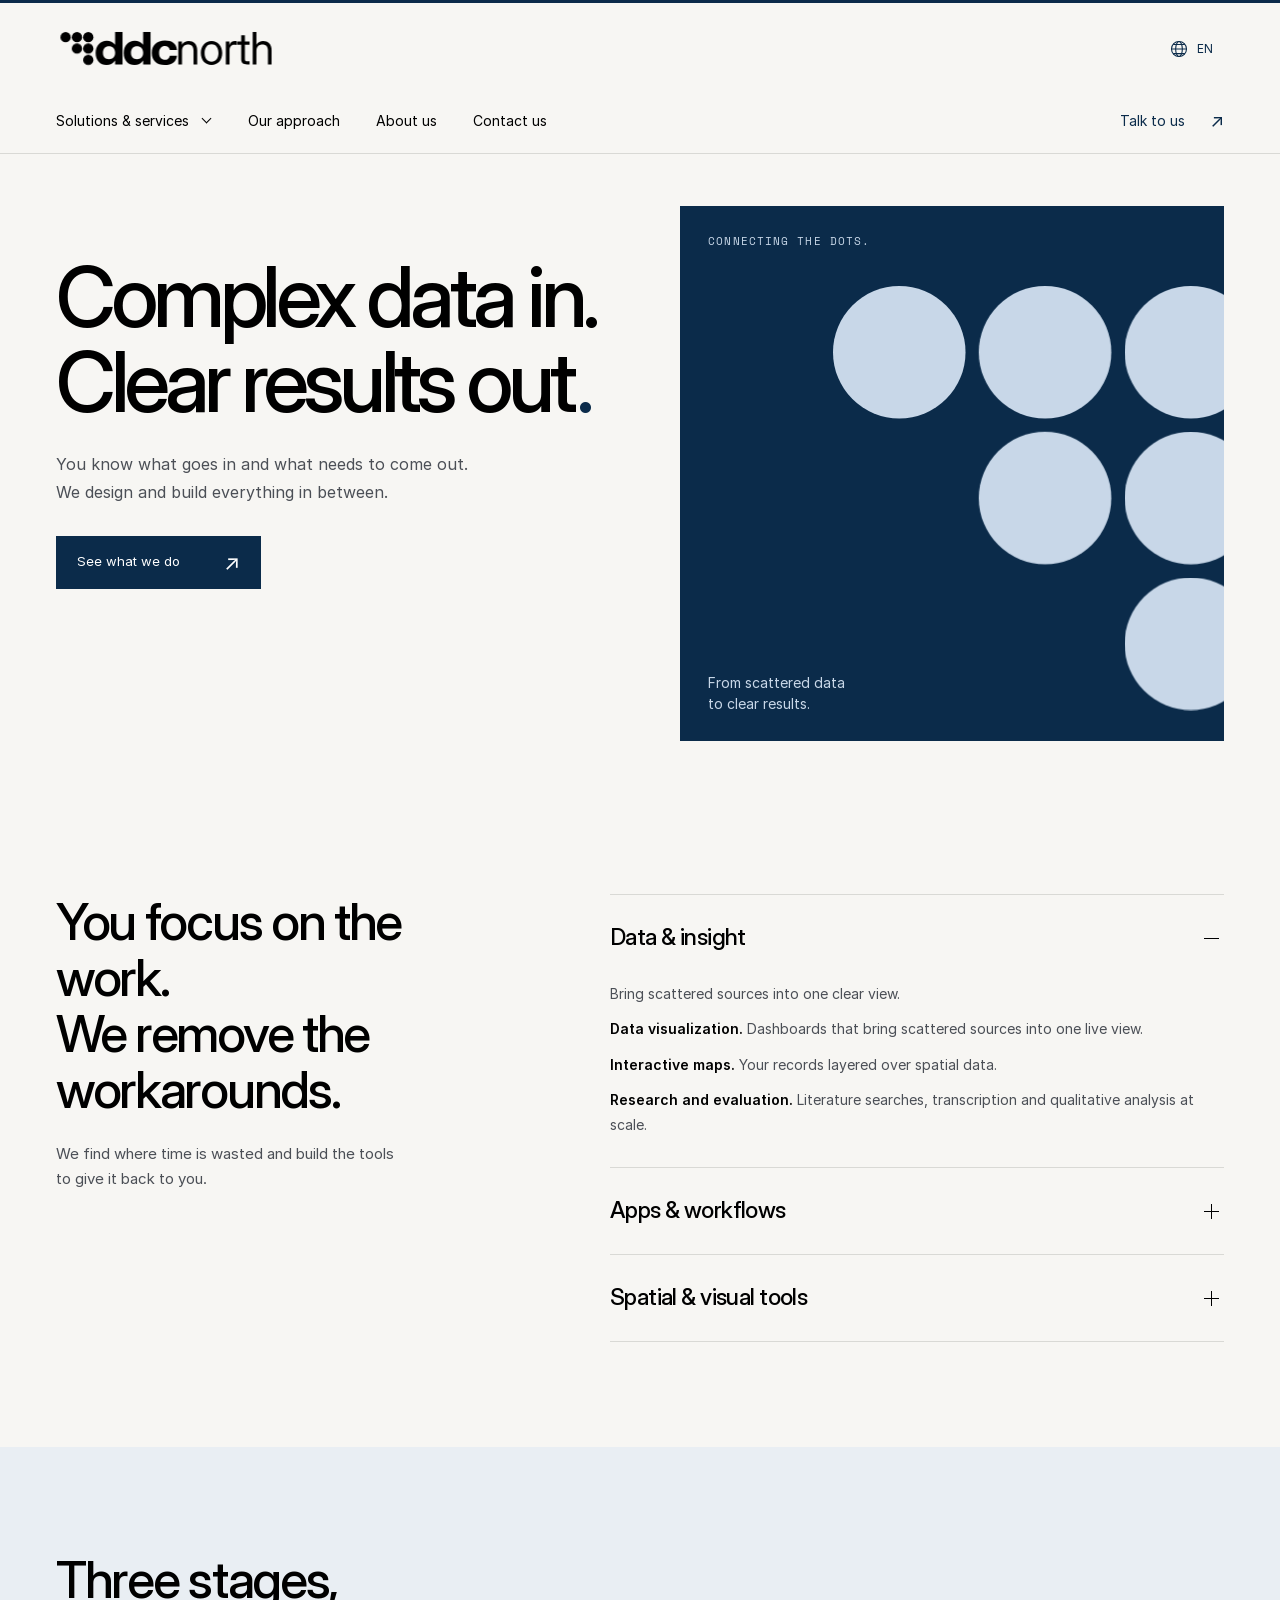
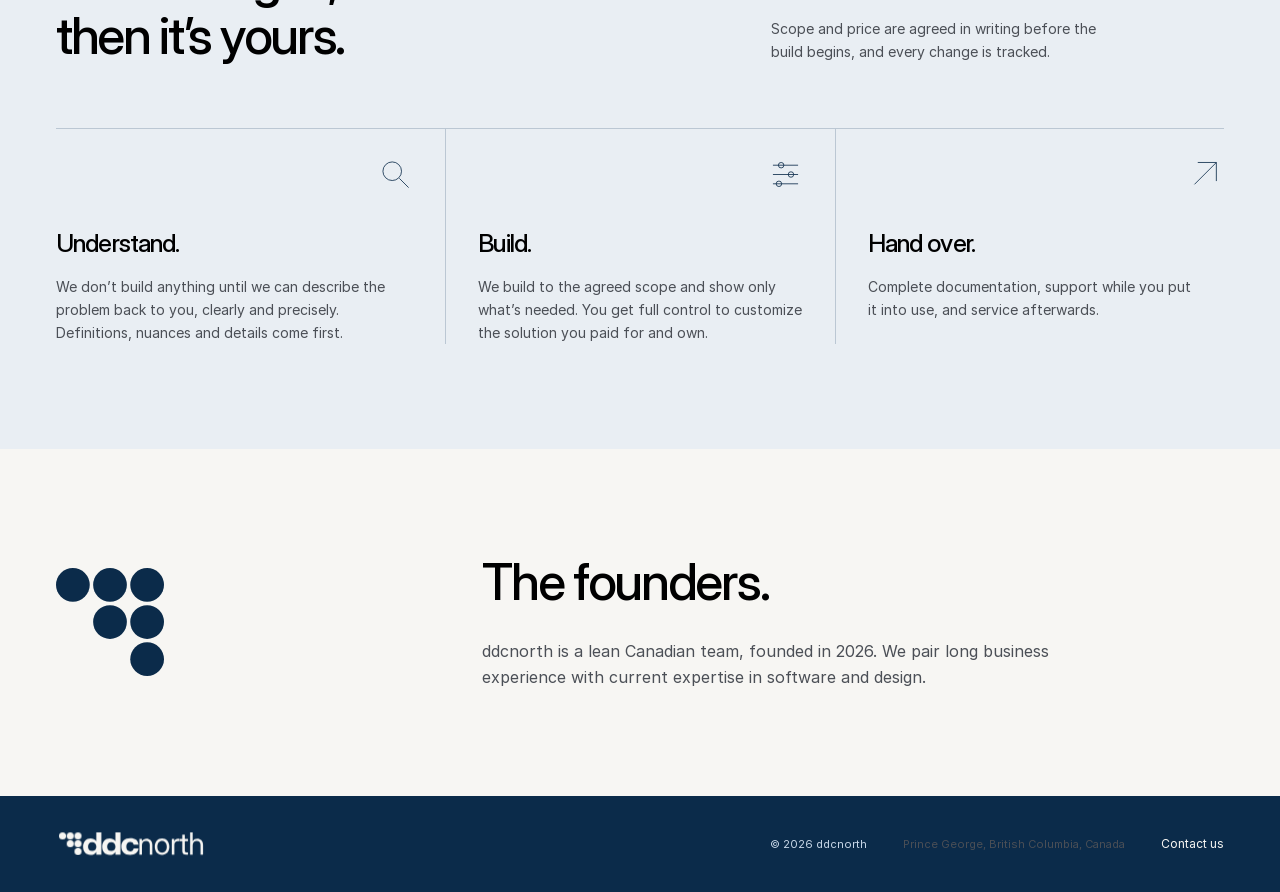
<file: index.html>
<!doctype html>
<html lang="en">
<head>
  <meta charset="UTF-8">
  <meta name="viewport" content="width=device-width,initial-scale=1">
  <meta name="theme-color" content="#F7F6F3">
  <meta name="description" content="ddcnorth is a Canadian team that takes on your complex data problems. You bring the inputs, we handle everything in between, and you get clear results.">
  <meta property="og:title" content="ddcnorth | We clear the bottlenecks in your work">
  <meta property="og:description" content="Complex data in. Clear results out. You know what goes in and what needs to come out. We design and build everything in between.">
  <meta property="og:type" content="website">
  <meta property="og:url" content="https://ddcnorth.com/">
  <link rel="canonical" href="https://ddcnorth.com/">
  <link rel="alternate" hreflang="en" href="https://ddcnorth.com/">
  <link rel="alternate" hreflang="fr" href="https://ddcnorth.com/fr/">
  <link rel="alternate" hreflang="x-default" href="https://ddcnorth.com/">
  <title>ddcnorth | We clear the bottlenecks in your work</title>
  <link rel="icon" href="[data-uri]" type="image/svg+xml">
  <link rel="stylesheet" href="assets/site.css">

  <link rel="stylesheet" href="assets/header.css">
  <link rel="stylesheet" href="assets/footer.css">
  <script src="assets/config.js" defer></script>
  <script src="assets/header.js" defer></script>
</head>
<body id="top">
  <a class="skip-link" href="#main">Skip to content</a>
  <header class="site-header">
    <div class="header-container brand-row">
      <a class="site-brand" href="./" aria-label="ddcnorth home"><svg class="brand-logo" xmlns="http://www.w3.org/2000/svg" width="220" height="43" viewBox="0 0 799.14231709 152" aria-hidden="true" focusable="false"><g transform="translate(16 16) scale(0.46875)"><g data-brand-symbol="six-dot" data-size="standard" fill="#000000"><circle cx="40" cy="40" r="40"/><circle cx="128" cy="40" r="40"/><circle cx="216" cy="40" r="40"/><circle cx="128" cy="128" r="40"/><circle cx="216" cy="128" r="40"/><circle cx="216" cy="216" r="40"/></g></g><g transform="translate(144.72727273 16) scale(1.45454545)"><g data-wordmark="ddcnorth" fill="#000000"><path data-letter="d" d="M66.5 0H48V31.7C42.5 25 36 21.8 27 21.8C10.8 21.8 -0.5 34.3 -0.5 52.5C-0.5 71 10.5 82.5 26.5 82.5C35.6 82.5 42.6 79.2 48 71V81.3H66.5ZM32.5 35.3C23.2 35.3 17.6 41.8 17.6 52C17.6 62.3 23.2 68 32.6 68C42.1 68 48.1 61.8 48.1 52C48.1 41.8 42.1 35.3 32.5 35.3Z" transform="translate(0 0)" fill-rule="evenodd"/><path data-letter="d" d="M66.5 0H48V31.7C42.5 25 36 21.8 27 21.8C10.8 21.8 -0.5 34.3 -0.5 52.5C-0.5 71 10.5 82.5 26.5 82.5C35.6 82.5 42.6 79.2 48 71V81.3H66.5ZM32.5 35.3C23.2 35.3 17.6 41.8 17.6 52C17.6 62.3 23.2 68 32.6 68C42.1 68 48.1 61.8 48.1 52C48.1 41.8 42.1 35.3 32.5 35.3Z" transform="translate(70 0)" fill-rule="evenodd"/><path data-letter="c" d="M62.5 45H44.7C43.1 37.5 38.7 34.8 32.6 34.8C23.5 34.8 17.8 41.4 17.8 52.5C17.8 63.5 23.6 69.4 32.6 69.4C38.8 69.4 43.4 65.9 44.7 59H62.5C60.8 74.3 49.5 82.5 32 82.5C11.7 82.5 -0.4 71.2 -0.4 52.4C-0.4 33.7 11.7 21.5 32.5 21.5C50.9 21.5 61.1 29.5 62.5 45Z" transform="translate(140 0)"/><path data-word="north" d="M9.26354029062087 47.51651254953764C9.26354029062087 35.90984147952443 16.020475561426686 31.060105680317037 24.41215323645971 31.060105680317037C33.02179656538969 31.060105680317037 38.03500660501981 36.12780713342139 38.03500660501981 46.09973579920739V81.19220607661822H47.29854689564068V45.445838837516504C47.29854689564068 30.133751651254947 37.76254953764861 22.55944517833553 26.1558784676354 22.55944517833553C18.854029062087186 22.55944517833553 13.02344782034346 25.556472919418752 9.04557463672391 32.0954425363276V23.649273447820335H0.0V81.19220607661822H9.26354029062087ZM83.00306472919418 82.49999999999999C98.96904887714663 82.49999999999999 109.70385733157198 70.07595772787317 109.70385733157198 52.52972258916776C109.70385733157198 34.874504623513864 98.96904887714663 22.34147952443857 83.00306472919418 22.34147952443857C67.03708058124174 22.34147952443857 56.302272126816376 34.874504623513864 56.302272126816376 52.52972258916776C56.302272126816376 70.07595772787317 67.03708058124174 82.49999999999999 83.00306472919418 82.49999999999999ZM83.00306472919418 74.10832232496696C72.1047820343461 74.10832232496696 65.67479524438573 65.60766182298546 65.67479524438573 52.52972258916776C65.67479524438573 39.342800528401575 72.15927344782034 30.73315719947159 83.00306472919418 30.73315719947159C93.84685601056802 30.73315719947159 100.33133421400262 39.39729194187582 100.33133421400262 52.52972258916776C100.33133421400262 65.55317040951122 93.90134742404226 74.10832232496696 83.00306472919418 74.10832232496696ZM118.70758256274767 81.19220607661822H127.97112285336854V45.77278731836195C127.97112285336854 36.018824306472915 133.47475561426683 31.71400264200792 139.85025099075295 31.71400264200792C142.52033025099075 31.71400264200792 144.7544782034346 32.14993394980184 145.51735799207398 32.3678996036988V23.10435931307793C144.7544782034346 22.99537648612945 143.28321003963012 22.77741083223249 141.59397622192864 22.77741083223249C134.4011096433289 22.77741083223249 129.87832232496697 26.75528401585204 127.75315719947159 32.69484808454425H127.53519154557463V23.649273447820335H118.70758256274767ZM178.00688243064727 23.649273447820335H166.34571994715984V7.955746367239101H157.08217965653895V23.649273447820335H146.83779392338175V31.605019815059435H157.08217965653895V68.223249669749C157.08217965653895 76.88738441215322 161.93191545574635 81.19220607661822 171.79486129458388 81.19220607661822H178.00688243064727V73.23645970937912H172.6667239101717C167.9259709379128 73.23645970937912 166.34571994715984 71.71070013210038 166.34571994715984 67.24240422721267V31.605019815059435H178.00688243064727ZM195.07533685601055 47.51651254953764C195.07533685601055 35.90984147952443 201.83227212681638 31.060105680317037 210.2239498018494 31.060105680317037C218.83359313077938 31.060105680317037 223.8468031704095 36.12780713342139 223.8468031704095 46.09973579920739V81.19220607661822H233.11034346103037V45.445838837516504C233.11034346103037 30.133751651254947 223.5743461030383 22.55944517833553 211.9676750330251 22.55944517833553C204.8292998678996 22.55944517833553 199.0532100396301 25.447490092470268 195.07533685601055 31.71400264200792V0.0H185.8117965653897V81.19220607661822H195.07533685601055Z" transform="translate(205.8 0)"/></g></g></svg></a>
      <button class="mobile-menu-toggle" type="button" aria-controls="navigation" aria-expanded="false">Menu <span class="menu-lines" aria-hidden="true"><i></i></span></button>
      <form class="site-search" role="search" hidden inert>
        <label class="sr-only" for="site-search-input">Search ddcnorth</label>
        <div class="search-field"><input id="site-search-input" type="search" placeholder="Search ddcnorth" autocomplete="off" aria-controls="site-search-results" aria-expanded="false"><button type="submit" aria-label="Search"><svg viewBox="0 0 24 24" aria-hidden="true"><circle cx="10.5" cy="10.5" r="6.5"/><path d="m15.5 15.5 5 5"/></svg></button></div>
        <div id="site-search-results" class="search-results" aria-label="Search results" hidden></div>
        <div id="search-status" class="sr-only" role="status" aria-live="polite"></div>
      </form>
      <nav class="language-switch" aria-label="Language">
        <details class="language-picker">
          <summary aria-label="Choose language. Current language: English."><svg viewBox="0 0 24 24" aria-hidden="true"><circle cx="12" cy="12" r="9"/><ellipse cx="12" cy="12" rx="4" ry="9"/><path d="M3 12h18M5 6.5h14M5 17.5h14"/></svg><span aria-hidden="true">EN</span></summary>
          <div class="language-options">
            <a href="./" lang="en" hreflang="en" aria-current="page">English</a>
            <a href="fr/" lang="fr" hreflang="fr">Français</a>
          </div>
        </details>
      </nav>
    </div>
    <nav class="main-navigation header-container" id="navigation" aria-label="Main navigation">
      <div class="nav-services">
        <button class="services-trigger" type="button" aria-expanded="false" aria-controls="services-dropdown">Solutions &amp; services <span class="chevron" aria-hidden="true"></span></button>
        <div class="services-dropdown" id="services-dropdown" hidden>
          <div class="service-menu-grid">
            <a href="#service-planning"><strong>Data &amp; insight</strong><p>Dashboards, maps and research that turn scattered data into clear answers.</p></a>
            <a href="#service-data"><strong>Apps &amp; workflows</strong><p>Apps, digital forms and records built around the way you already work.</p></a>
            <a href="#service-digital"><strong>Spatial &amp; visual tools</strong><p>Indoor navigation, machine vision and models that recalculate as inputs change.</p></a>
          </div>
        </div>
      </div>
      <a href="#approach">Our approach</a>
      <a href="#about">About us</a>
      <a href="mailto:Fryderyk@ddcnorth.com">Contact us</a>
      <a class="project-link" href="mailto:Fryderyk@ddcnorth.com?subject=Let%E2%80%99s%20talk%20about%20a%20project">Talk to us <span aria-hidden="true">↗</span></a>
    </nav>
  </header>
  <main id="main">
    <section class="hero wrap" aria-labelledby="hero-title">
      <div class="hero-copy">
        <h1 id="hero-title">Complex data in.<br>Clear results out<span class="period">.</span></h1>
        <p class="hero-description">You know what goes in and what needs to come out. We design and build everything in between.</p>
        <a class="button" href="#services">See what we do <span aria-hidden="true">↗</span></a>
      </div>
      <div class="hero-art" aria-label="ddcnorth’s six-dot brand symbol in ice blue on midnight blue" role="img">
        <div class="art-top eyebrow"><span>Connecting the dots.</span></div>
        <svg class="dot-art" viewBox="0 0 256 256" aria-hidden="true"><g fill="#C8D7E8"><circle cx="40" cy="40" r="40"/><circle cx="128" cy="40" r="40"/><circle cx="216" cy="40" r="40"/><circle cx="128" cy="128" r="40"/><circle cx="216" cy="128" r="40"/><circle cx="216" cy="216" r="40"/></g></svg>
        <div class="art-bottom"><span>From scattered data<br>to clear results.</span></div>
      </div>
    </section>
    <section id="services" class="services section wrap" aria-labelledby="services-title">
      <div class="section-heading"><h2 class="page-title" id="services-title">You focus on the work.<br>We remove the workarounds.</h2><p>We find where time is wasted and build the tools to give it back to you.</p></div>
      <div class="service-list">
        <details id="service-planning" open>
          <summary><span>Data &amp; insight</span><span class="plus" aria-hidden="true"></span></summary>
          <div class="service-body"><p>Bring scattered sources into one clear view.</p><p><strong>Data visualization.</strong> Dashboards that bring scattered sources into one live view.</p><p><strong>Interactive maps.</strong> Your records layered over spatial data.</p><p><strong>Research and evaluation.</strong> Literature searches, transcription and qualitative analysis at scale.</p></div>
        </details>
        <details id="service-data">
          <summary><span>Apps &amp; workflows</span><span class="plus" aria-hidden="true"></span></summary>
          <div class="service-body"><p>Tools built around the way your team already works.</p><p><strong>Mobile and desktop apps.</strong> Applications built around existing workflows.</p><p><strong>Healthcare forms and records.</strong> Digital intake and filing.</p><p><strong>Governance and compliance.</strong> Records, meetings and filings in one place, with a clear audit trail.</p></div>
        </details>
        <details id="service-digital">
          <summary><span>Spatial &amp; visual tools</span><span class="plus" aria-hidden="true"></span></summary>
          <div class="service-body"><p>When the problem is a building, an image or a design.</p><p><strong>Indoor navigation.</strong> Wayfinding for complex facilities.</p><p><strong>Machine vision.</strong> Visual inspection turned into structured, auditable data.</p><p><strong>Parametric design and planning.</strong> Models that recalculate as inputs change.</p></div>
        </details>
      </div>
    </section>
    <section id="approach" class="approach" aria-labelledby="approach-title">
      <div class="wrap section">
        <div class="approach-heading"><h2 class="page-title" id="approach-title">Three stages,<br>then it’s yours.</h2><p>Scope and price are agreed in writing before the build begins, and every change is tracked.</p></div>
        <div class="steps">
          <article><div class="step-top"><svg aria-hidden="true" viewBox="0 0 64 64"><circle cx="26" cy="26" r="17"/><path d="m39 39 17 17"/></svg></div><h3>Understand.</h3><p>We don’t build anything until we can describe the problem back to you, clearly and precisely. Definitions, nuances and details come first.</p></article>
          <article><div class="step-top"><svg aria-hidden="true" viewBox="0 0 64 64"><path d="M9 15h46M9 32h46M9 49h46"/><circle cx="24" cy="15" r="5"/><circle cx="42" cy="32" r="5"/><circle cx="20" cy="49" r="5"/></svg></div><h3>Build.</h3><p>We build to the agreed scope and show only what’s needed. You get full control to customize the solution you paid for and own.</p></article>
          <article><div class="step-top"><svg aria-hidden="true" viewBox="0 0 64 64"><path d="M10 50 50 10M16 10h34v34"/></svg></div><h3>Hand over.</h3><p>Complete documentation, support while you put it into use, and service afterwards.</p></article>
        </div>
      </div>
    </section>
    <section id="about" class="about section wrap" aria-labelledby="about-title">
      <div class="about-label"><img src="[data-uri]" alt="" width="112" height="112" loading="lazy"></div>
      <div class="about-copy"><h2 class="page-title" id="about-title">The founders.</h2><p>ddcnorth is a lean Canadian team, founded in 2026. We pair long business experience with current expertise in software and design.</p></div>
    </section>
  </main>
  <footer class="site-footer">
    <div class="footer-bar wrap">
      <a class="footer-brand" href="#top" aria-label="ddcnorth home"><svg class="brand-logo" xmlns="http://www.w3.org/2000/svg" width="220" height="43" viewBox="0 0 799.14231709 152" aria-hidden="true" focusable="false"><g transform="translate(16 16) scale(0.46875)"><g data-brand-symbol="six-dot" data-size="standard" fill="#000000"><circle cx="40" cy="40" r="40"/><circle cx="128" cy="40" r="40"/><circle cx="216" cy="40" r="40"/><circle cx="128" cy="128" r="40"/><circle cx="216" cy="128" r="40"/><circle cx="216" cy="216" r="40"/></g></g><g transform="translate(144.72727273 16) scale(1.45454545)"><g data-wordmark="ddcnorth" fill="#000000"><path data-letter="d" d="M66.5 0H48V31.7C42.5 25 36 21.8 27 21.8C10.8 21.8 -0.5 34.3 -0.5 52.5C-0.5 71 10.5 82.5 26.5 82.5C35.6 82.5 42.6 79.2 48 71V81.3H66.5ZM32.5 35.3C23.2 35.3 17.6 41.8 17.6 52C17.6 62.3 23.2 68 32.6 68C42.1 68 48.1 61.8 48.1 52C48.1 41.8 42.1 35.3 32.5 35.3Z" transform="translate(0 0)" fill-rule="evenodd"/><path data-letter="d" d="M66.5 0H48V31.7C42.5 25 36 21.8 27 21.8C10.8 21.8 -0.5 34.3 -0.5 52.5C-0.5 71 10.5 82.5 26.5 82.5C35.6 82.5 42.6 79.2 48 71V81.3H66.5ZM32.5 35.3C23.2 35.3 17.6 41.8 17.6 52C17.6 62.3 23.2 68 32.6 68C42.1 68 48.1 61.8 48.1 52C48.1 41.8 42.1 35.3 32.5 35.3Z" transform="translate(70 0)" fill-rule="evenodd"/><path data-letter="c" d="M62.5 45H44.7C43.1 37.5 38.7 34.8 32.6 34.8C23.5 34.8 17.8 41.4 17.8 52.5C17.8 63.5 23.6 69.4 32.6 69.4C38.8 69.4 43.4 65.9 44.7 59H62.5C60.8 74.3 49.5 82.5 32 82.5C11.7 82.5 -0.4 71.2 -0.4 52.4C-0.4 33.7 11.7 21.5 32.5 21.5C50.9 21.5 61.1 29.5 62.5 45Z" transform="translate(140 0)"/><path data-word="north" d="M9.26354029062087 47.51651254953764C9.26354029062087 35.90984147952443 16.020475561426686 31.060105680317037 24.41215323645971 31.060105680317037C33.02179656538969 31.060105680317037 38.03500660501981 36.12780713342139 38.03500660501981 46.09973579920739V81.19220607661822H47.29854689564068V45.445838837516504C47.29854689564068 30.133751651254947 37.76254953764861 22.55944517833553 26.1558784676354 22.55944517833553C18.854029062087186 22.55944517833553 13.02344782034346 25.556472919418752 9.04557463672391 32.0954425363276V23.649273447820335H0.0V81.19220607661822H9.26354029062087ZM83.00306472919418 82.49999999999999C98.96904887714663 82.49999999999999 109.70385733157198 70.07595772787317 109.70385733157198 52.52972258916776C109.70385733157198 34.874504623513864 98.96904887714663 22.34147952443857 83.00306472919418 22.34147952443857C67.03708058124174 22.34147952443857 56.302272126816376 34.874504623513864 56.302272126816376 52.52972258916776C56.302272126816376 70.07595772787317 67.03708058124174 82.49999999999999 83.00306472919418 82.49999999999999ZM83.00306472919418 74.10832232496696C72.1047820343461 74.10832232496696 65.67479524438573 65.60766182298546 65.67479524438573 52.52972258916776C65.67479524438573 39.342800528401575 72.15927344782034 30.73315719947159 83.00306472919418 30.73315719947159C93.84685601056802 30.73315719947159 100.33133421400262 39.39729194187582 100.33133421400262 52.52972258916776C100.33133421400262 65.55317040951122 93.90134742404226 74.10832232496696 83.00306472919418 74.10832232496696ZM118.70758256274767 81.19220607661822H127.97112285336854V45.77278731836195C127.97112285336854 36.018824306472915 133.47475561426683 31.71400264200792 139.85025099075295 31.71400264200792C142.52033025099075 31.71400264200792 144.7544782034346 32.14993394980184 145.51735799207398 32.3678996036988V23.10435931307793C144.7544782034346 22.99537648612945 143.28321003963012 22.77741083223249 141.59397622192864 22.77741083223249C134.4011096433289 22.77741083223249 129.87832232496697 26.75528401585204 127.75315719947159 32.69484808454425H127.53519154557463V23.649273447820335H118.70758256274767ZM178.00688243064727 23.649273447820335H166.34571994715984V7.955746367239101H157.08217965653895V23.649273447820335H146.83779392338175V31.605019815059435H157.08217965653895V68.223249669749C157.08217965653895 76.88738441215322 161.93191545574635 81.19220607661822 171.79486129458388 81.19220607661822H178.00688243064727V73.23645970937912H172.6667239101717C167.9259709379128 73.23645970937912 166.34571994715984 71.71070013210038 166.34571994715984 67.24240422721267V31.605019815059435H178.00688243064727ZM195.07533685601055 47.51651254953764C195.07533685601055 35.90984147952443 201.83227212681638 31.060105680317037 210.2239498018494 31.060105680317037C218.83359313077938 31.060105680317037 223.8468031704095 36.12780713342139 223.8468031704095 46.09973579920739V81.19220607661822H233.11034346103037V45.445838837516504C233.11034346103037 30.133751651254947 223.5743461030383 22.55944517833553 211.9676750330251 22.55944517833553C204.8292998678996 22.55944517833553 199.0532100396301 25.447490092470268 195.07533685601055 31.71400264200792V0.0H185.8117965653897V81.19220607661822H195.07533685601055Z" transform="translate(205.8 0)"/></g></g></svg></a>
      <p class="footer-copyright">© <span id="year">2026</span> ddcnorth</p>
      <p class="footer-location">Prince George, British Columbia, Canada</p>
      <a class="footer-email" href="mailto:Fryderyk@ddcnorth.com">Contact us</a>
    </div>
  </footer>
</body>
</html>
</file>
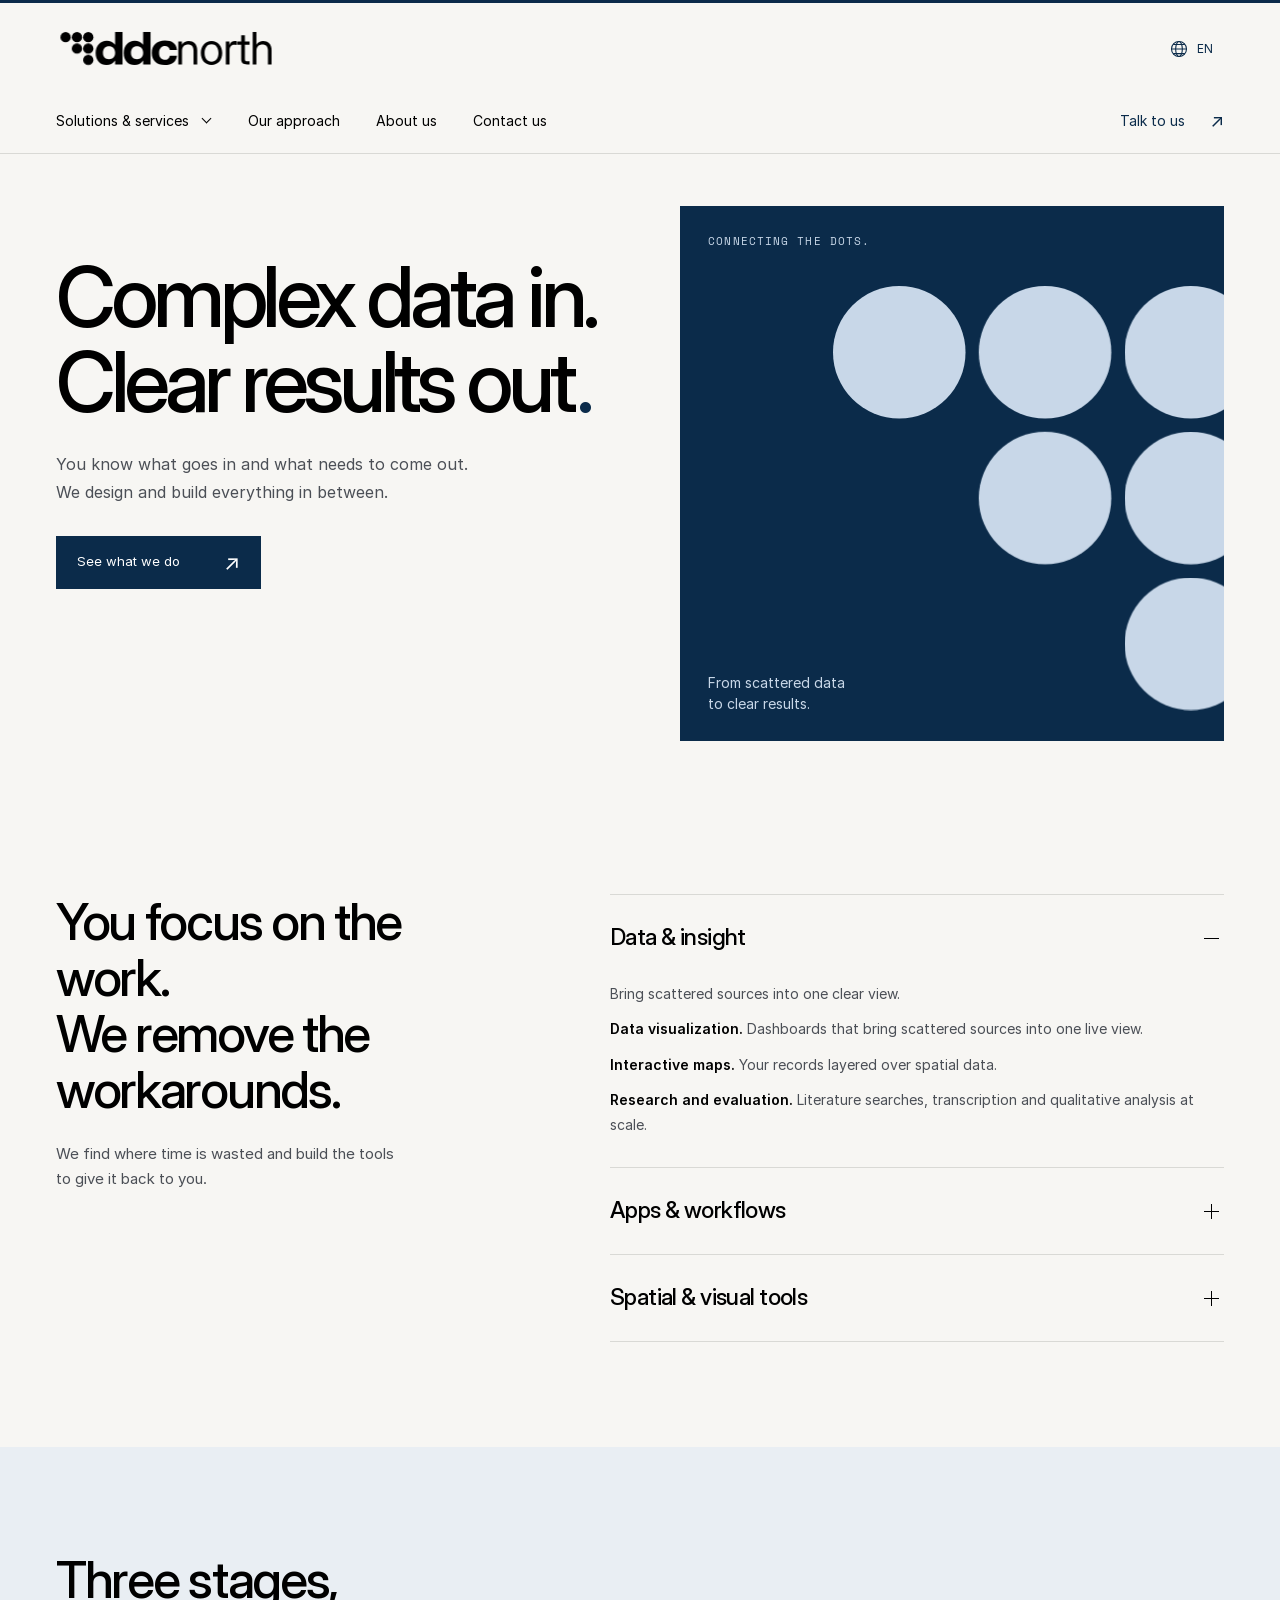
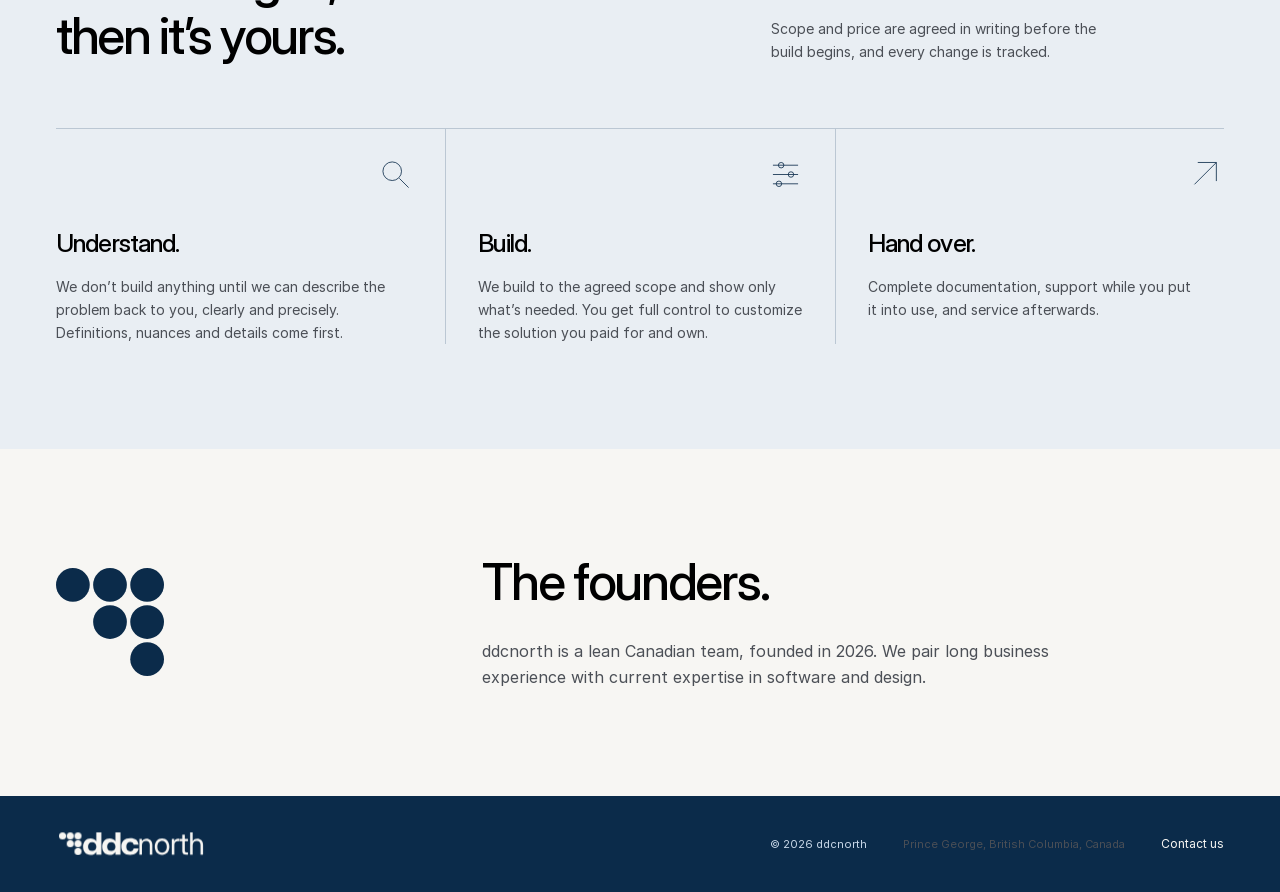
<file: about/index.html>
<!doctype html>
<html lang="en">
<head>
  <meta charset="UTF-8">
  <meta name="viewport" content="width=device-width,initial-scale=1">
  <meta name="robots" content="noindex,follow">
  <link rel="canonical" href="https://ddcnorth.com/">
  <title>ddcnorth — Continue / Continuer</title>
  <script src="../assets/section-redirect.js" data-section="about" defer></script>
</head>
<body><p>This section is now on the <a href="../#about">ddcnorth homepage</a>.</p><p lang="fr">Cette section se trouve maintenant sur la <a href="../fr/#about">page d’accueil de ddcnorth</a>.</p></body>
</html>
</file>
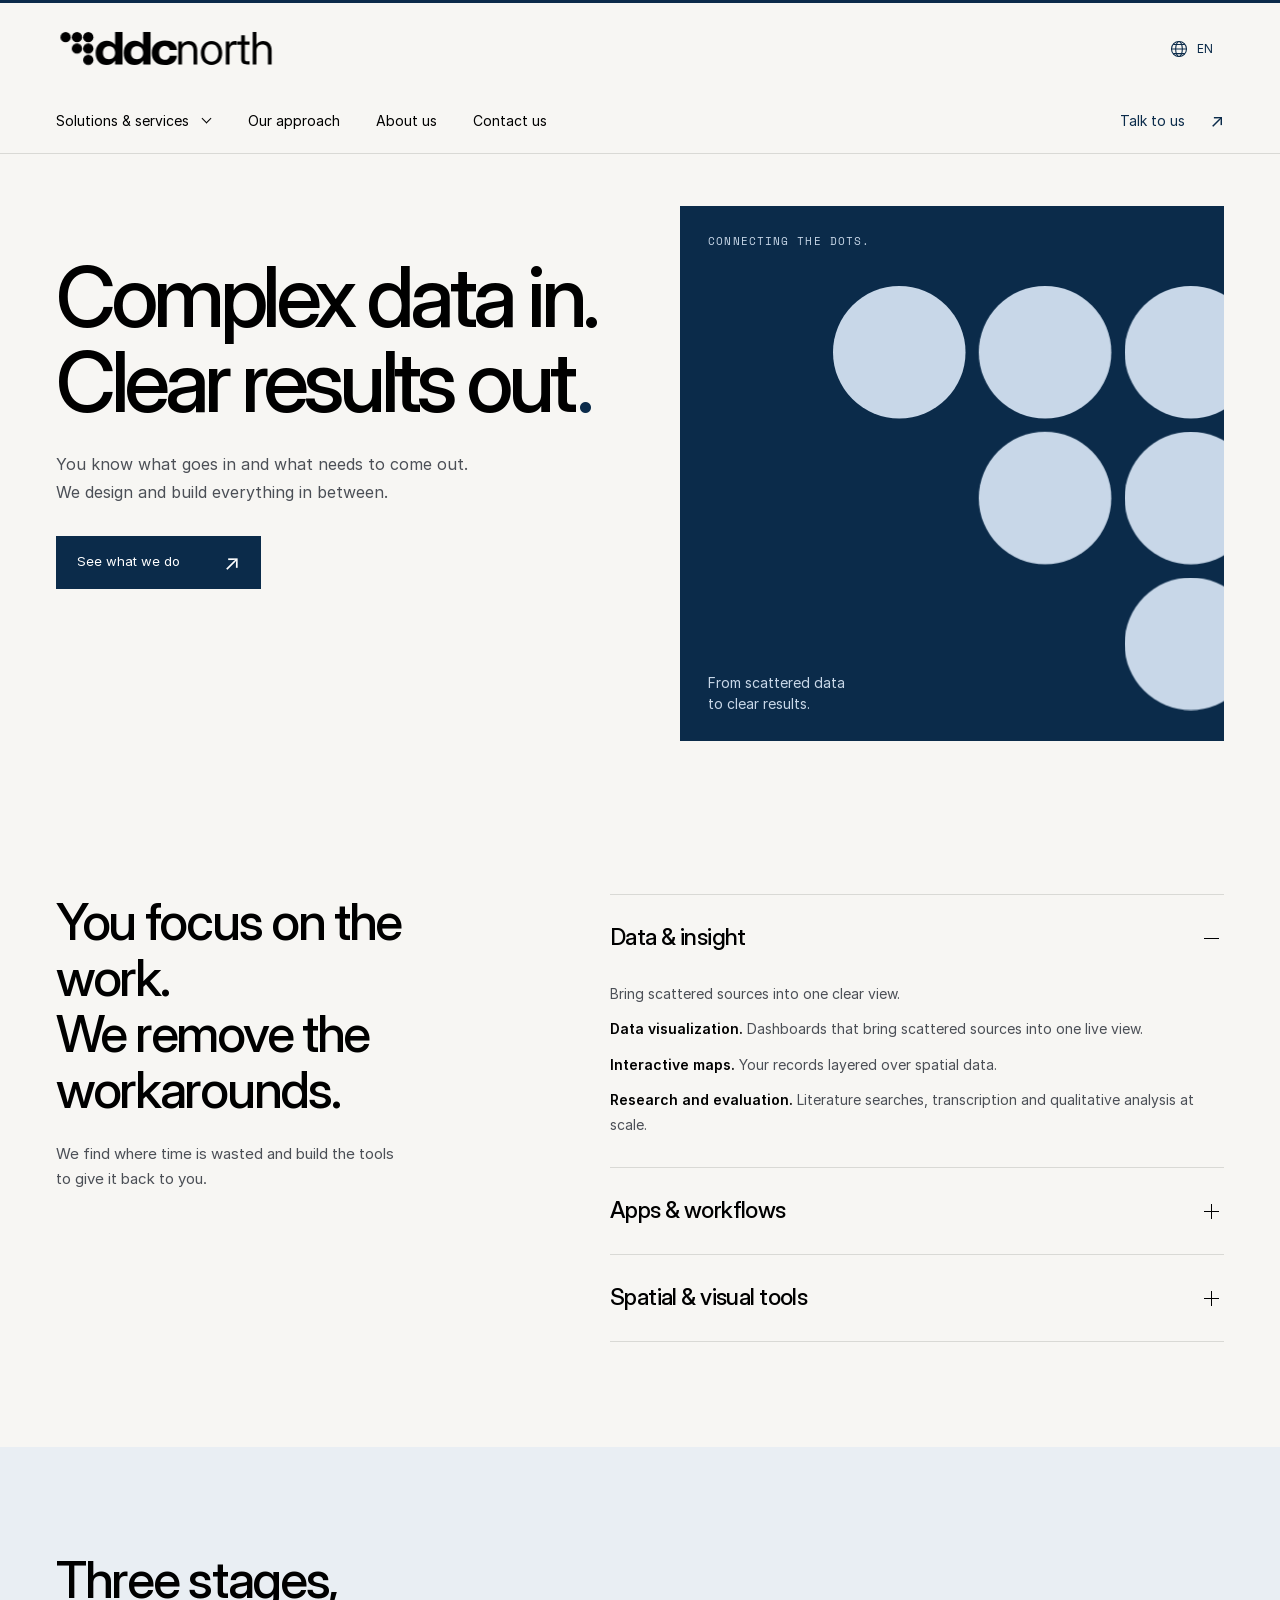
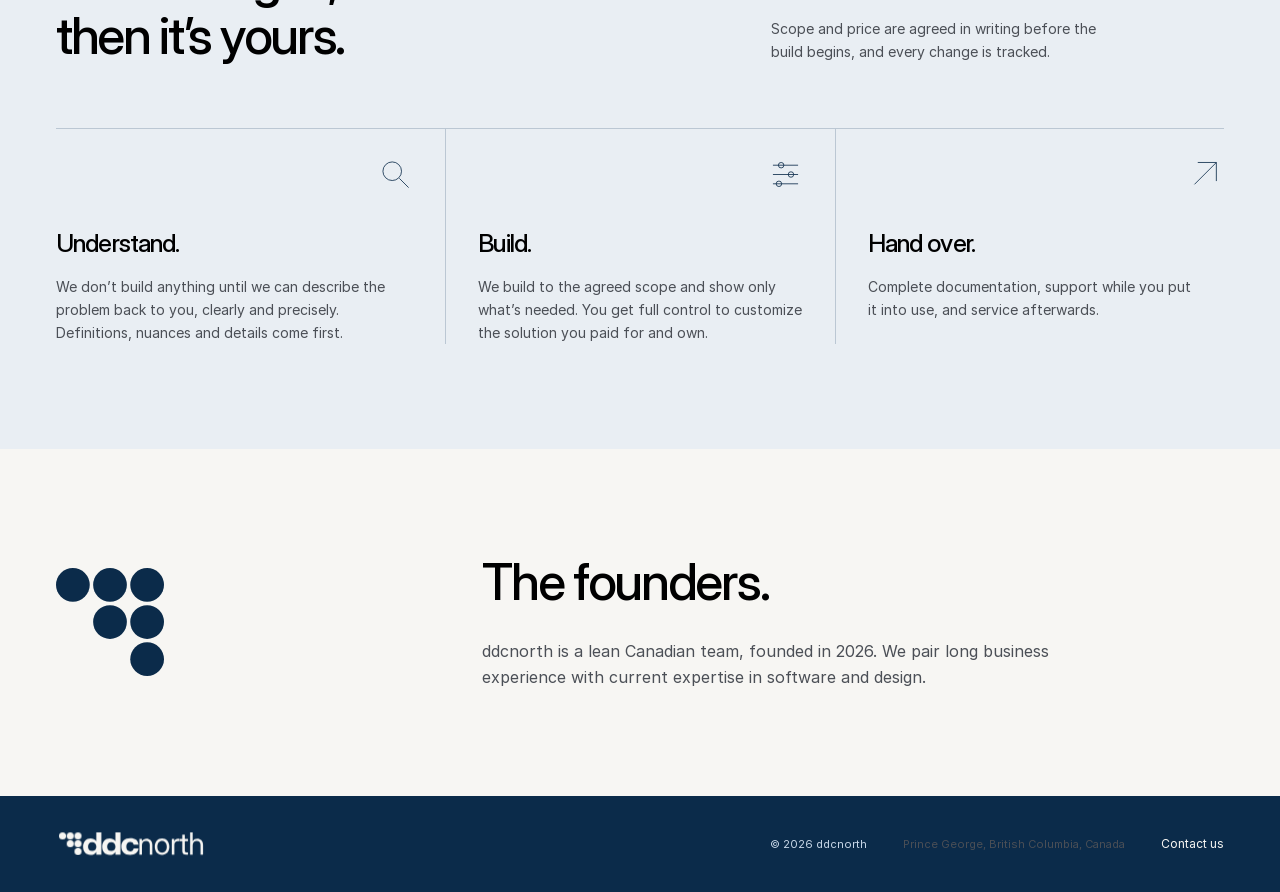
<file: approach/index.html>
<!doctype html>
<html lang="en">
<head>
  <meta charset="UTF-8">
  <meta name="viewport" content="width=device-width,initial-scale=1">
  <meta name="robots" content="noindex,follow">
  <link rel="canonical" href="https://ddcnorth.com/">
  <title>ddcnorth — Continue / Continuer</title>
  <script src="../assets/section-redirect.js" data-section="approach" defer></script>
</head>
<body><p>This section is now on the <a href="../#approach">ddcnorth homepage</a>.</p><p lang="fr">Cette section se trouve maintenant sur la <a href="../fr/#approach">page d’accueil de ddcnorth</a>.</p></body>
</html>
</file>
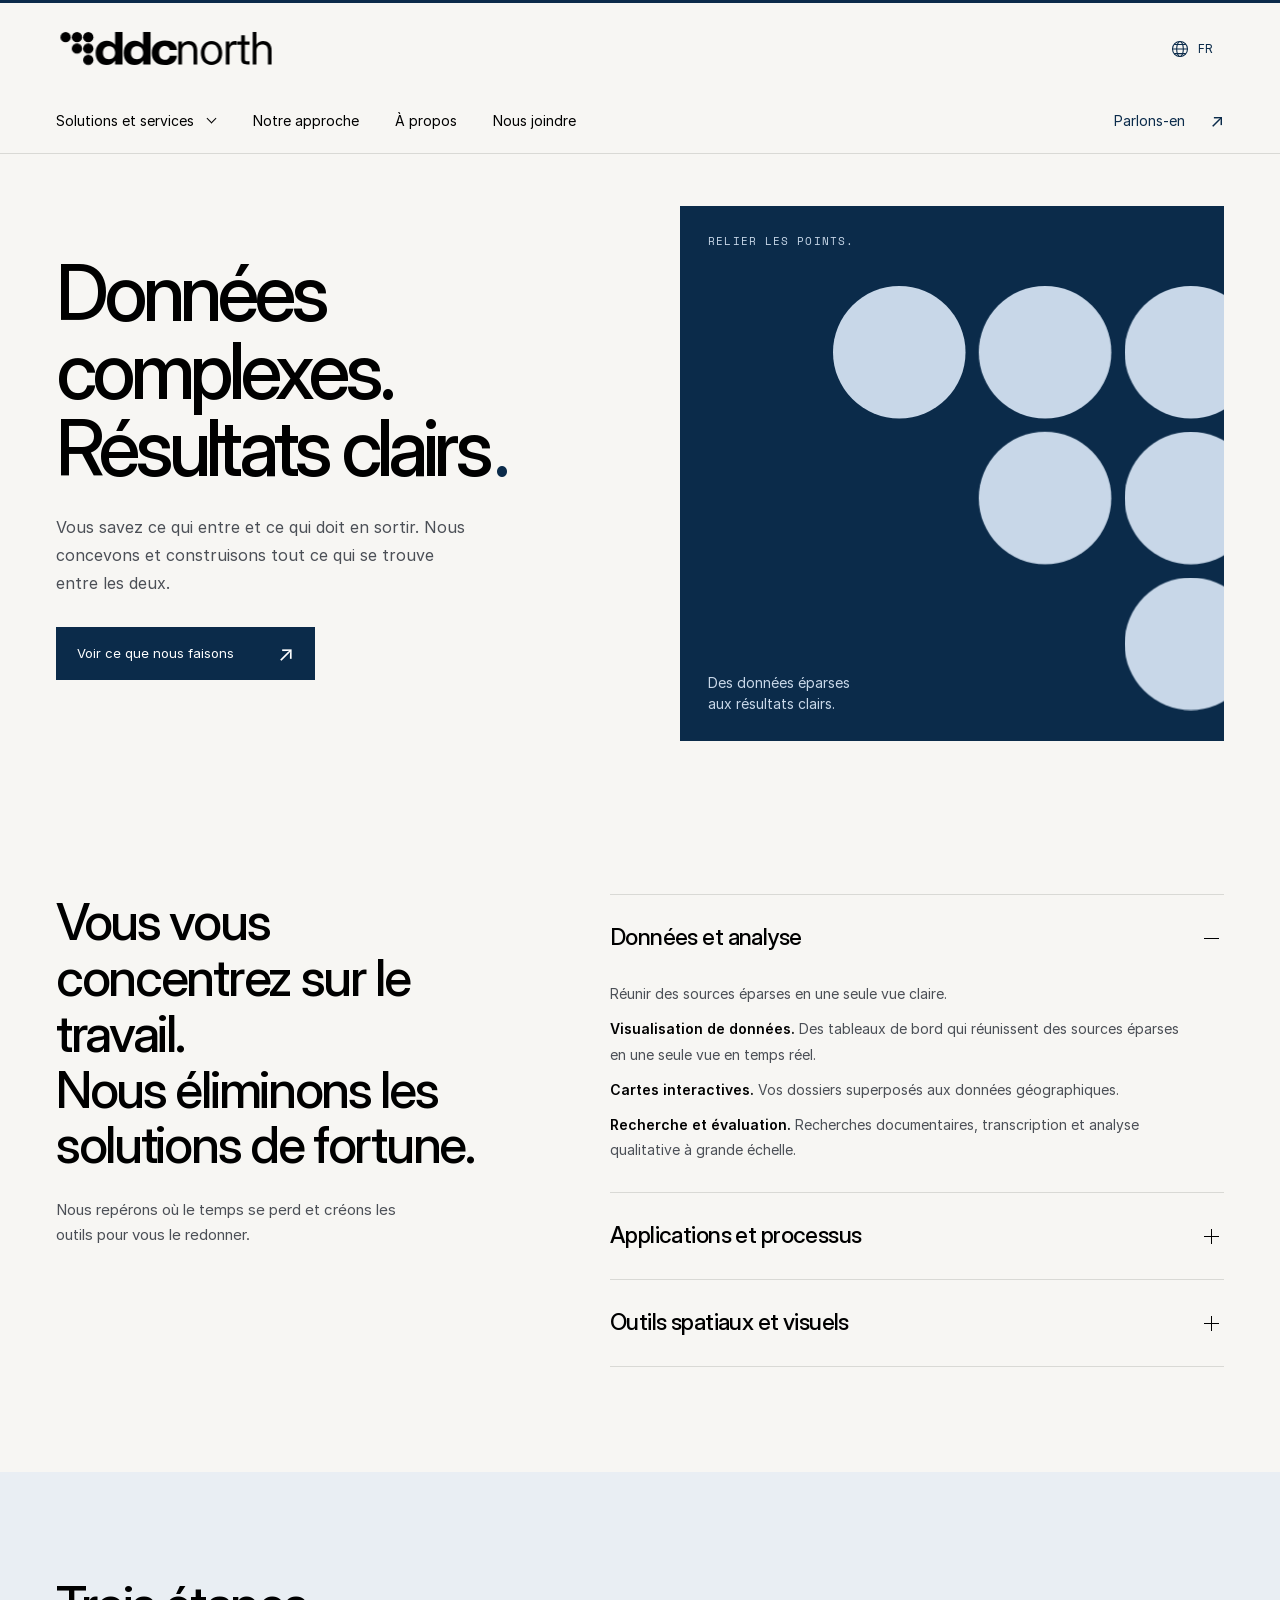
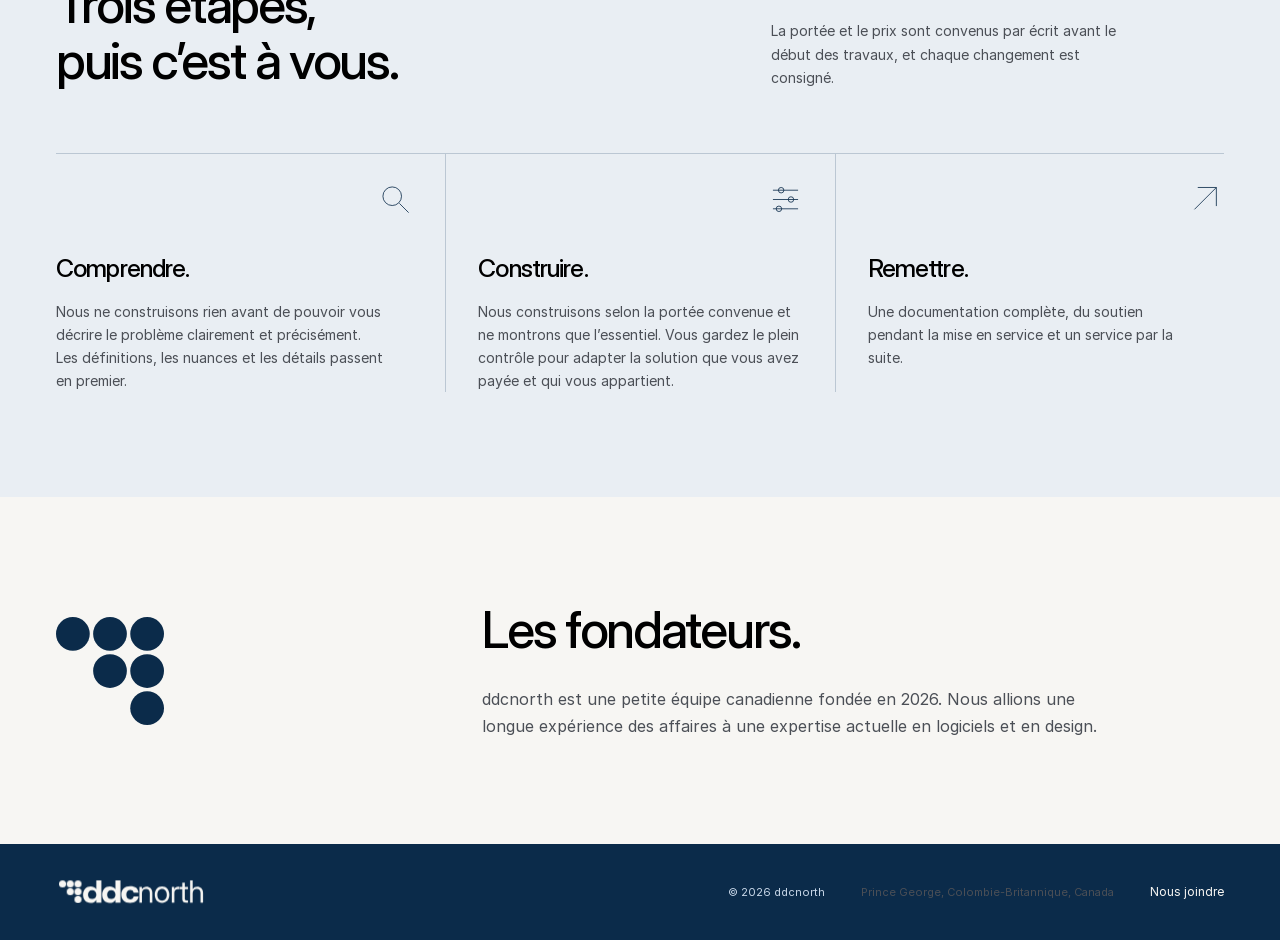
<file: fr/index.html>
<!doctype html>
<html lang="fr">
<head>
  <meta charset="UTF-8">
  <meta name="viewport" content="width=device-width,initial-scale=1">
  <meta name="theme-color" content="#F7F6F3">
  <meta name="description" content="ddcnorth est une équipe canadienne qui s’attaque à vos problèmes de données complexes. Vous fournissez les intrants, nous nous occupons de tout le reste, et vous obtenez des résultats clairs.">
  <meta property="og:title" content="ddcnorth | Nous éliminons les goulots d’étranglement de votre travail">
  <meta property="og:description" content="Des données complexes en entrée. Des résultats clairs en sortie.">
  <meta property="og:type" content="website">
  <meta property="og:url" content="https://ddcnorth.com/fr/">
  <link rel="canonical" href="https://ddcnorth.com/fr/">
  <link rel="alternate" hreflang="en" href="https://ddcnorth.com/">
  <link rel="alternate" hreflang="fr" href="https://ddcnorth.com/fr/">
  <link rel="alternate" hreflang="x-default" href="https://ddcnorth.com/">
  <title>ddcnorth | Nous éliminons les goulots d’étranglement de votre travail</title>
  <link rel="icon" href="[data-uri]" type="image/svg+xml">
  <link rel="stylesheet" href="../assets/site.css">

  <link rel="stylesheet" href="../assets/header.css">
  <link rel="stylesheet" href="../assets/footer.css">
  <script src="../assets/config.js" defer></script>
  <script src="../assets/header.js" defer></script>
</head>
<body id="top">
  <a class="skip-link" href="#main">Aller au contenu</a>
  <header class="site-header">
    <div class="header-container brand-row">
      <a class="site-brand" href="./" aria-label="Accueil ddcnorth"><svg class="brand-logo" xmlns="http://www.w3.org/2000/svg" width="220" height="43" viewBox="0 0 799.14231709 152" aria-hidden="true" focusable="false"><g transform="translate(16 16) scale(0.46875)"><g data-brand-symbol="six-dot" data-size="standard" fill="#000000"><circle cx="40" cy="40" r="40"/><circle cx="128" cy="40" r="40"/><circle cx="216" cy="40" r="40"/><circle cx="128" cy="128" r="40"/><circle cx="216" cy="128" r="40"/><circle cx="216" cy="216" r="40"/></g></g><g transform="translate(144.72727273 16) scale(1.45454545)"><g data-wordmark="ddcnorth" fill="#000000"><path data-letter="d" d="M66.5 0H48V31.7C42.5 25 36 21.8 27 21.8C10.8 21.8 -0.5 34.3 -0.5 52.5C-0.5 71 10.5 82.5 26.5 82.5C35.6 82.5 42.6 79.2 48 71V81.3H66.5ZM32.5 35.3C23.2 35.3 17.6 41.8 17.6 52C17.6 62.3 23.2 68 32.6 68C42.1 68 48.1 61.8 48.1 52C48.1 41.8 42.1 35.3 32.5 35.3Z" transform="translate(0 0)" fill-rule="evenodd"/><path data-letter="d" d="M66.5 0H48V31.7C42.5 25 36 21.8 27 21.8C10.8 21.8 -0.5 34.3 -0.5 52.5C-0.5 71 10.5 82.5 26.5 82.5C35.6 82.5 42.6 79.2 48 71V81.3H66.5ZM32.5 35.3C23.2 35.3 17.6 41.8 17.6 52C17.6 62.3 23.2 68 32.6 68C42.1 68 48.1 61.8 48.1 52C48.1 41.8 42.1 35.3 32.5 35.3Z" transform="translate(70 0)" fill-rule="evenodd"/><path data-letter="c" d="M62.5 45H44.7C43.1 37.5 38.7 34.8 32.6 34.8C23.5 34.8 17.8 41.4 17.8 52.5C17.8 63.5 23.6 69.4 32.6 69.4C38.8 69.4 43.4 65.9 44.7 59H62.5C60.8 74.3 49.5 82.5 32 82.5C11.7 82.5 -0.4 71.2 -0.4 52.4C-0.4 33.7 11.7 21.5 32.5 21.5C50.9 21.5 61.1 29.5 62.5 45Z" transform="translate(140 0)"/><path data-word="north" d="M9.26354029062087 47.51651254953764C9.26354029062087 35.90984147952443 16.020475561426686 31.060105680317037 24.41215323645971 31.060105680317037C33.02179656538969 31.060105680317037 38.03500660501981 36.12780713342139 38.03500660501981 46.09973579920739V81.19220607661822H47.29854689564068V45.445838837516504C47.29854689564068 30.133751651254947 37.76254953764861 22.55944517833553 26.1558784676354 22.55944517833553C18.854029062087186 22.55944517833553 13.02344782034346 25.556472919418752 9.04557463672391 32.0954425363276V23.649273447820335H0.0V81.19220607661822H9.26354029062087ZM83.00306472919418 82.49999999999999C98.96904887714663 82.49999999999999 109.70385733157198 70.07595772787317 109.70385733157198 52.52972258916776C109.70385733157198 34.874504623513864 98.96904887714663 22.34147952443857 83.00306472919418 22.34147952443857C67.03708058124174 22.34147952443857 56.302272126816376 34.874504623513864 56.302272126816376 52.52972258916776C56.302272126816376 70.07595772787317 67.03708058124174 82.49999999999999 83.00306472919418 82.49999999999999ZM83.00306472919418 74.10832232496696C72.1047820343461 74.10832232496696 65.67479524438573 65.60766182298546 65.67479524438573 52.52972258916776C65.67479524438573 39.342800528401575 72.15927344782034 30.73315719947159 83.00306472919418 30.73315719947159C93.84685601056802 30.73315719947159 100.33133421400262 39.39729194187582 100.33133421400262 52.52972258916776C100.33133421400262 65.55317040951122 93.90134742404226 74.10832232496696 83.00306472919418 74.10832232496696ZM118.70758256274767 81.19220607661822H127.97112285336854V45.77278731836195C127.97112285336854 36.018824306472915 133.47475561426683 31.71400264200792 139.85025099075295 31.71400264200792C142.52033025099075 31.71400264200792 144.7544782034346 32.14993394980184 145.51735799207398 32.3678996036988V23.10435931307793C144.7544782034346 22.99537648612945 143.28321003963012 22.77741083223249 141.59397622192864 22.77741083223249C134.4011096433289 22.77741083223249 129.87832232496697 26.75528401585204 127.75315719947159 32.69484808454425H127.53519154557463V23.649273447820335H118.70758256274767ZM178.00688243064727 23.649273447820335H166.34571994715984V7.955746367239101H157.08217965653895V23.649273447820335H146.83779392338175V31.605019815059435H157.08217965653895V68.223249669749C157.08217965653895 76.88738441215322 161.93191545574635 81.19220607661822 171.79486129458388 81.19220607661822H178.00688243064727V73.23645970937912H172.6667239101717C167.9259709379128 73.23645970937912 166.34571994715984 71.71070013210038 166.34571994715984 67.24240422721267V31.605019815059435H178.00688243064727ZM195.07533685601055 47.51651254953764C195.07533685601055 35.90984147952443 201.83227212681638 31.060105680317037 210.2239498018494 31.060105680317037C218.83359313077938 31.060105680317037 223.8468031704095 36.12780713342139 223.8468031704095 46.09973579920739V81.19220607661822H233.11034346103037V45.445838837516504C233.11034346103037 30.133751651254947 223.5743461030383 22.55944517833553 211.9676750330251 22.55944517833553C204.8292998678996 22.55944517833553 199.0532100396301 25.447490092470268 195.07533685601055 31.71400264200792V0.0H185.8117965653897V81.19220607661822H195.07533685601055Z" transform="translate(205.8 0)"/></g></g></svg></a>
      <button class="mobile-menu-toggle" type="button" aria-controls="navigation" aria-expanded="false">Menu <span class="menu-lines" aria-hidden="true"><i></i></span></button>
      <form class="site-search" role="search" hidden inert>
        <label class="sr-only" for="site-search-input">Rechercher sur ddcnorth</label>
        <div class="search-field"><input id="site-search-input" type="search" placeholder="Rechercher sur ddcnorth" autocomplete="off" aria-controls="site-search-results" aria-expanded="false"><button type="submit" aria-label="Rechercher"><svg viewBox="0 0 24 24" aria-hidden="true"><circle cx="10.5" cy="10.5" r="6.5"/><path d="m15.5 15.5 5 5"/></svg></button></div>
        <div id="site-search-results" class="search-results" aria-label="Résultats de recherche" hidden></div>
        <div id="search-status" class="sr-only" role="status" aria-live="polite"></div>
      </form>
      <nav class="language-switch" aria-label="Langue">
        <details class="language-picker">
          <summary aria-label="Choisir la langue. Langue actuelle : français."><svg viewBox="0 0 24 24" aria-hidden="true"><circle cx="12" cy="12" r="9"/><ellipse cx="12" cy="12" rx="4" ry="9"/><path d="M3 12h18M5 6.5h14M5 17.5h14"/></svg><span aria-hidden="true">FR</span></summary>
          <div class="language-options">
            <a href="../" lang="en" hreflang="en">English</a>
            <a href="./" lang="fr" hreflang="fr" aria-current="page">Français</a>
          </div>
        </details>
      </nav>
    </div>
    <nav class="main-navigation header-container" id="navigation" aria-label="Navigation principale">
      <div class="nav-services">
        <button class="services-trigger" type="button" aria-expanded="false" aria-controls="services-dropdown">Solutions et services <span class="chevron" aria-hidden="true"></span></button>
        <div class="services-dropdown" id="services-dropdown" hidden>
          <div class="service-menu-grid">
            <a href="#service-planning"><strong>Données et analyse</strong><p>Tableaux de bord, cartes et recherche qui transforment des données éparses en réponses claires.</p></a>
            <a href="#service-data"><strong>Applications et processus</strong><p>Applications, formulaires numériques et dossiers conçus selon votre façon de travailler.</p></a>
            <a href="#service-digital"><strong>Outils spatiaux et visuels</strong><p>Orientation intérieure, vision artificielle et modèles qui se recalculent quand les données changent.</p></a>
          </div>
        </div>
      </div>
      <a href="#approach">Notre approche</a>
      <a href="#about">À propos</a>
      <a href="mailto:Fryderyk@ddcnorth.com">Nous joindre</a>
      <a class="project-link" href="mailto:Fryderyk@ddcnorth.com?subject=Parlons%20de%20votre%20projet">Parlons-en <span aria-hidden="true">↗</span></a>
    </nav>
  </header>
  <main id="main">
    <section class="hero wrap" aria-labelledby="hero-title">
      <div class="hero-copy">
        <h1 id="hero-title">Données complexes.<br>Résultats clairs<span class="period">.</span></h1>
        <p class="hero-description">Vous savez ce qui entre et ce qui doit en sortir. Nous concevons et construisons tout ce qui se trouve entre les deux.</p>
        <a class="button" href="#services">Voir ce que nous faisons <span aria-hidden="true">↗</span></a>
      </div>
      <div class="hero-art" aria-label="Symbole de ddcnorth à six points bleu glacier sur fond bleu nuit" role="img">
        <div class="art-top eyebrow"><span>Relier les points.</span></div>
        <svg class="dot-art" viewBox="0 0 256 256" aria-hidden="true"><g fill="#C8D7E8"><circle cx="40" cy="40" r="40"/><circle cx="128" cy="40" r="40"/><circle cx="216" cy="40" r="40"/><circle cx="128" cy="128" r="40"/><circle cx="216" cy="128" r="40"/><circle cx="216" cy="216" r="40"/></g></svg>
        <div class="art-bottom"><span>Des données éparses<br>aux résultats clairs.</span></div>
      </div>
    </section>
    <section id="services" class="services section wrap" aria-labelledby="services-title">
      <div class="section-heading"><h2 class="page-title" id="services-title">Vous vous concentrez sur le travail.<br>Nous éliminons les solutions de fortune.</h2><p>Nous repérons où le temps se perd et créons les outils pour vous le redonner.</p></div>
      <div class="service-list">
        <details id="service-planning" open>
          <summary><span>Données et analyse</span><span class="plus" aria-hidden="true"></span></summary>
          <div class="service-body"><p>Réunir des sources éparses en une seule vue claire.</p><p><strong>Visualisation de données.</strong> Des tableaux de bord qui réunissent des sources éparses en une seule vue en temps réel.</p><p><strong>Cartes interactives.</strong> Vos dossiers superposés aux données géographiques.</p><p><strong>Recherche et évaluation.</strong> Recherches documentaires, transcription et analyse qualitative à grande échelle.</p></div>
        </details>
        <details id="service-data">
          <summary><span>Applications et processus</span><span class="plus" aria-hidden="true"></span></summary>
          <div class="service-body"><p>Des outils conçus selon la façon dont votre équipe travaille déjà.</p><p><strong>Applications mobiles et de bureau.</strong> Des applications conçues autour de vos processus existants.</p><p><strong>Formulaires et dossiers de santé.</strong> Accueil et classement numériques.</p><p><strong>Gouvernance et conformité.</strong> Registres, réunions et dépôts au même endroit, avec une piste de vérification claire.</p></div>
        </details>
        <details id="service-digital">
          <summary><span>Outils spatiaux et visuels</span><span class="plus" aria-hidden="true"></span></summary>
          <div class="service-body"><p>Quand le problème est un bâtiment, une image ou un design.</p><p><strong>Orientation intérieure.</strong> Signalisation et itinéraires pour les installations complexes.</p><p><strong>Vision artificielle.</strong> L’inspection visuelle transformée en données structurées et vérifiables.</p><p><strong>Conception et planification paramétriques.</strong> Des modèles qui se recalculent quand les données changent.</p></div>
        </details>
      </div>
    </section>
    <section id="approach" class="approach" aria-labelledby="approach-title">
      <div class="wrap section">
        <div class="approach-heading"><h2 class="page-title" id="approach-title">Trois étapes,<br>puis c’est à vous.</h2><p>La portée et le prix sont convenus par écrit avant le début des travaux, et chaque changement est consigné.</p></div>
        <div class="steps">
          <article><div class="step-top"><svg aria-hidden="true" viewBox="0 0 64 64"><circle cx="26" cy="26" r="17"/><path d="m39 39 17 17"/></svg></div><h3>Comprendre.</h3><p>Nous ne construisons rien avant de pouvoir vous décrire le problème clairement et précisément. Les définitions, les nuances et les détails passent en premier.</p></article>
          <article><div class="step-top"><svg aria-hidden="true" viewBox="0 0 64 64"><path d="M9 15h46M9 32h46M9 49h46"/><circle cx="24" cy="15" r="5"/><circle cx="42" cy="32" r="5"/><circle cx="20" cy="49" r="5"/></svg></div><h3>Construire.</h3><p>Nous construisons selon la portée convenue et ne montrons que l’essentiel. Vous gardez le plein contrôle pour adapter la solution que vous avez payée et qui vous appartient.</p></article>
          <article><div class="step-top"><svg aria-hidden="true" viewBox="0 0 64 64"><path d="M10 50 50 10M16 10h34v34"/></svg></div><h3>Remettre.</h3><p>Une documentation complète, du soutien pendant la mise en service et un service par la suite.</p></article>
        </div>
      </div>
    </section>
    <section id="about" class="about section wrap" aria-labelledby="about-title">
      <div class="about-label"><img src="[data-uri]" alt="" width="112" height="112" loading="lazy"></div>
      <div class="about-copy"><h2 class="page-title" id="about-title">Les fondateurs.</h2><p>ddcnorth est une petite équipe canadienne fondée en 2026. Nous allions une longue expérience des affaires à une expertise actuelle en logiciels et en design.</p></div>
    </section>
  </main>
  <footer class="site-footer">
    <div class="footer-bar wrap">
      <a class="footer-brand" href="#top" aria-label="Accueil ddcnorth"><svg class="brand-logo" xmlns="http://www.w3.org/2000/svg" width="220" height="43" viewBox="0 0 799.14231709 152" aria-hidden="true" focusable="false"><g transform="translate(16 16) scale(0.46875)"><g data-brand-symbol="six-dot" data-size="standard" fill="#000000"><circle cx="40" cy="40" r="40"/><circle cx="128" cy="40" r="40"/><circle cx="216" cy="40" r="40"/><circle cx="128" cy="128" r="40"/><circle cx="216" cy="128" r="40"/><circle cx="216" cy="216" r="40"/></g></g><g transform="translate(144.72727273 16) scale(1.45454545)"><g data-wordmark="ddcnorth" fill="#000000"><path data-letter="d" d="M66.5 0H48V31.7C42.5 25 36 21.8 27 21.8C10.8 21.8 -0.5 34.3 -0.5 52.5C-0.5 71 10.5 82.5 26.5 82.5C35.6 82.5 42.6 79.2 48 71V81.3H66.5ZM32.5 35.3C23.2 35.3 17.6 41.8 17.6 52C17.6 62.3 23.2 68 32.6 68C42.1 68 48.1 61.8 48.1 52C48.1 41.8 42.1 35.3 32.5 35.3Z" transform="translate(0 0)" fill-rule="evenodd"/><path data-letter="d" d="M66.5 0H48V31.7C42.5 25 36 21.8 27 21.8C10.8 21.8 -0.5 34.3 -0.5 52.5C-0.5 71 10.5 82.5 26.5 82.5C35.6 82.5 42.6 79.2 48 71V81.3H66.5ZM32.5 35.3C23.2 35.3 17.6 41.8 17.6 52C17.6 62.3 23.2 68 32.6 68C42.1 68 48.1 61.8 48.1 52C48.1 41.8 42.1 35.3 32.5 35.3Z" transform="translate(70 0)" fill-rule="evenodd"/><path data-letter="c" d="M62.5 45H44.7C43.1 37.5 38.7 34.8 32.6 34.8C23.5 34.8 17.8 41.4 17.8 52.5C17.8 63.5 23.6 69.4 32.6 69.4C38.8 69.4 43.4 65.9 44.7 59H62.5C60.8 74.3 49.5 82.5 32 82.5C11.7 82.5 -0.4 71.2 -0.4 52.4C-0.4 33.7 11.7 21.5 32.5 21.5C50.9 21.5 61.1 29.5 62.5 45Z" transform="translate(140 0)"/><path data-word="north" d="M9.26354029062087 47.51651254953764C9.26354029062087 35.90984147952443 16.020475561426686 31.060105680317037 24.41215323645971 31.060105680317037C33.02179656538969 31.060105680317037 38.03500660501981 36.12780713342139 38.03500660501981 46.09973579920739V81.19220607661822H47.29854689564068V45.445838837516504C47.29854689564068 30.133751651254947 37.76254953764861 22.55944517833553 26.1558784676354 22.55944517833553C18.854029062087186 22.55944517833553 13.02344782034346 25.556472919418752 9.04557463672391 32.0954425363276V23.649273447820335H0.0V81.19220607661822H9.26354029062087ZM83.00306472919418 82.49999999999999C98.96904887714663 82.49999999999999 109.70385733157198 70.07595772787317 109.70385733157198 52.52972258916776C109.70385733157198 34.874504623513864 98.96904887714663 22.34147952443857 83.00306472919418 22.34147952443857C67.03708058124174 22.34147952443857 56.302272126816376 34.874504623513864 56.302272126816376 52.52972258916776C56.302272126816376 70.07595772787317 67.03708058124174 82.49999999999999 83.00306472919418 82.49999999999999ZM83.00306472919418 74.10832232496696C72.1047820343461 74.10832232496696 65.67479524438573 65.60766182298546 65.67479524438573 52.52972258916776C65.67479524438573 39.342800528401575 72.15927344782034 30.73315719947159 83.00306472919418 30.73315719947159C93.84685601056802 30.73315719947159 100.33133421400262 39.39729194187582 100.33133421400262 52.52972258916776C100.33133421400262 65.55317040951122 93.90134742404226 74.10832232496696 83.00306472919418 74.10832232496696ZM118.70758256274767 81.19220607661822H127.97112285336854V45.77278731836195C127.97112285336854 36.018824306472915 133.47475561426683 31.71400264200792 139.85025099075295 31.71400264200792C142.52033025099075 31.71400264200792 144.7544782034346 32.14993394980184 145.51735799207398 32.3678996036988V23.10435931307793C144.7544782034346 22.99537648612945 143.28321003963012 22.77741083223249 141.59397622192864 22.77741083223249C134.4011096433289 22.77741083223249 129.87832232496697 26.75528401585204 127.75315719947159 32.69484808454425H127.53519154557463V23.649273447820335H118.70758256274767ZM178.00688243064727 23.649273447820335H166.34571994715984V7.955746367239101H157.08217965653895V23.649273447820335H146.83779392338175V31.605019815059435H157.08217965653895V68.223249669749C157.08217965653895 76.88738441215322 161.93191545574635 81.19220607661822 171.79486129458388 81.19220607661822H178.00688243064727V73.23645970937912H172.6667239101717C167.9259709379128 73.23645970937912 166.34571994715984 71.71070013210038 166.34571994715984 67.24240422721267V31.605019815059435H178.00688243064727ZM195.07533685601055 47.51651254953764C195.07533685601055 35.90984147952443 201.83227212681638 31.060105680317037 210.2239498018494 31.060105680317037C218.83359313077938 31.060105680317037 223.8468031704095 36.12780713342139 223.8468031704095 46.09973579920739V81.19220607661822H233.11034346103037V45.445838837516504C233.11034346103037 30.133751651254947 223.5743461030383 22.55944517833553 211.9676750330251 22.55944517833553C204.8292998678996 22.55944517833553 199.0532100396301 25.447490092470268 195.07533685601055 31.71400264200792V0.0H185.8117965653897V81.19220607661822H195.07533685601055Z" transform="translate(205.8 0)"/></g></g></svg></a>
      <p class="footer-copyright">© <span id="year">2026</span> ddcnorth</p>
      <p class="footer-location">Prince George, Colombie-Britannique, Canada</p>
      <a class="footer-email" href="mailto:Fryderyk@ddcnorth.com">Nous joindre</a>
    </div>
  </footer>
</body>
</html>
</file>
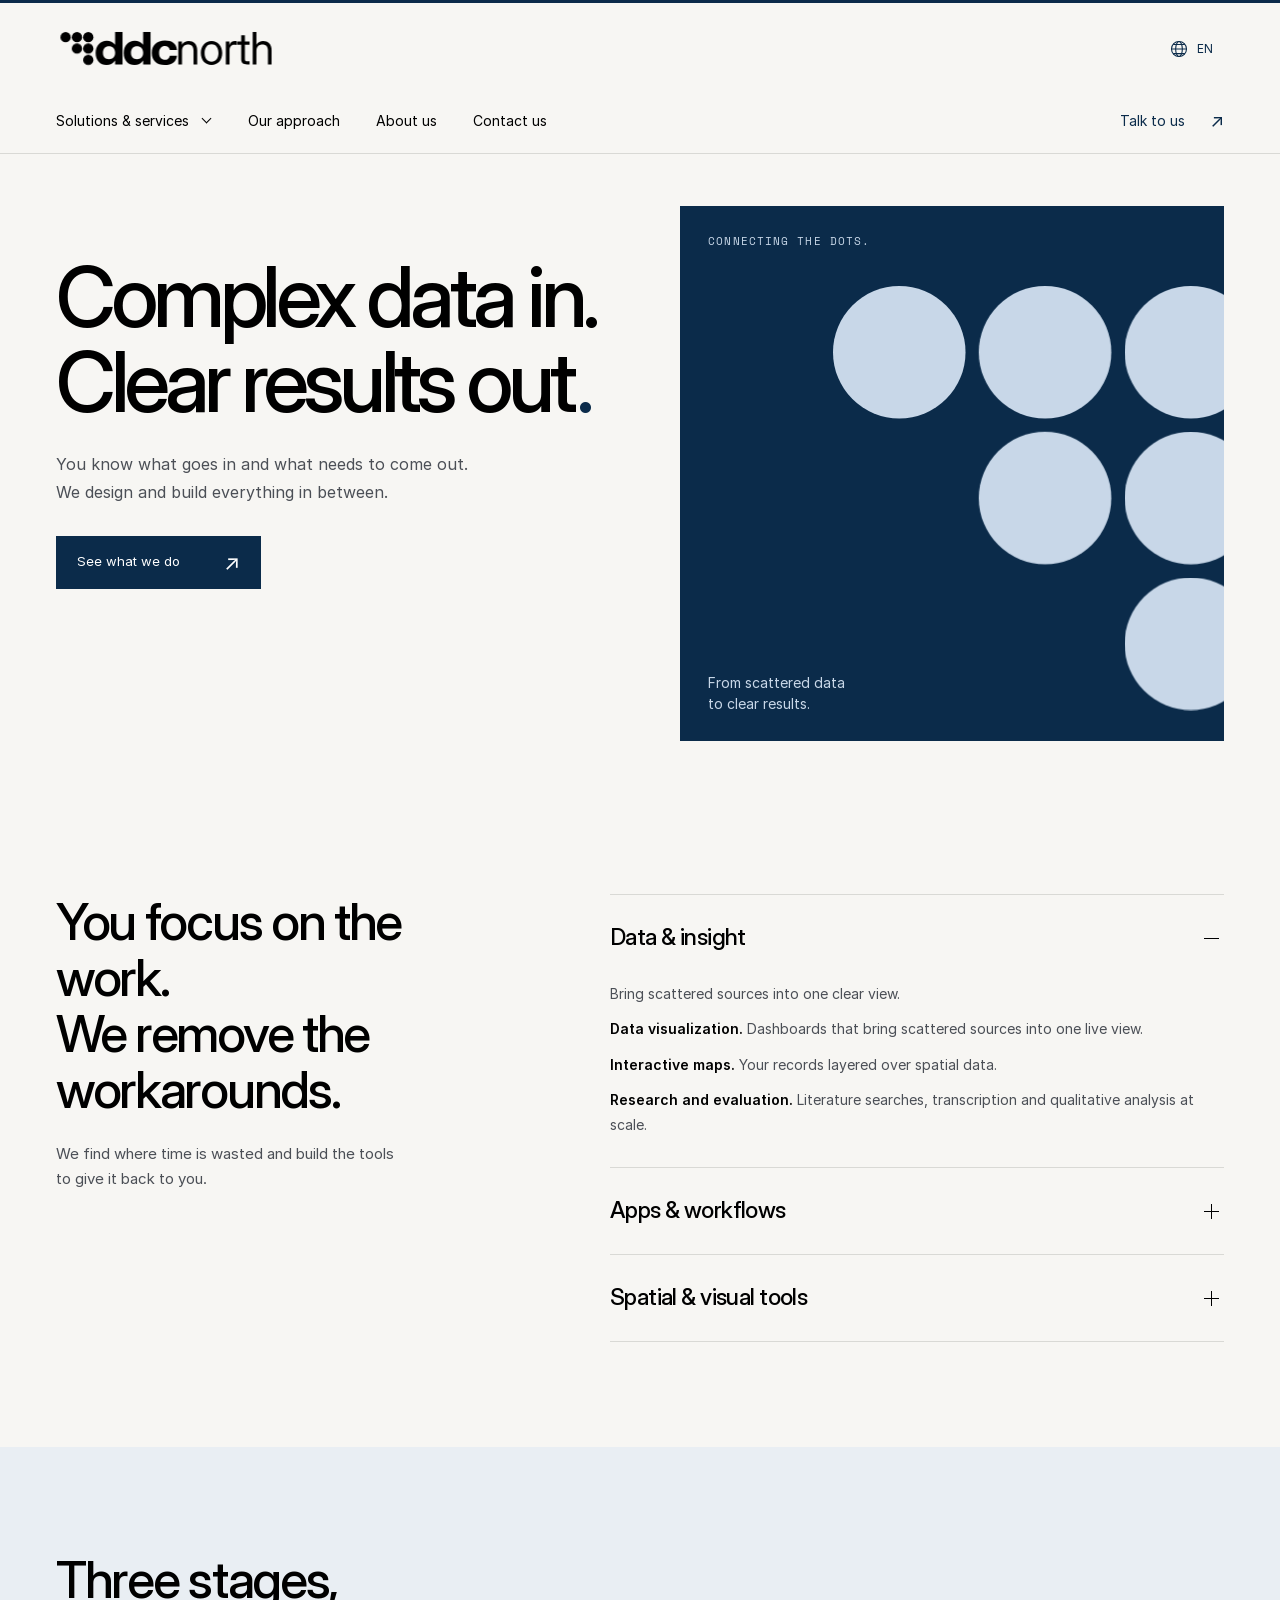
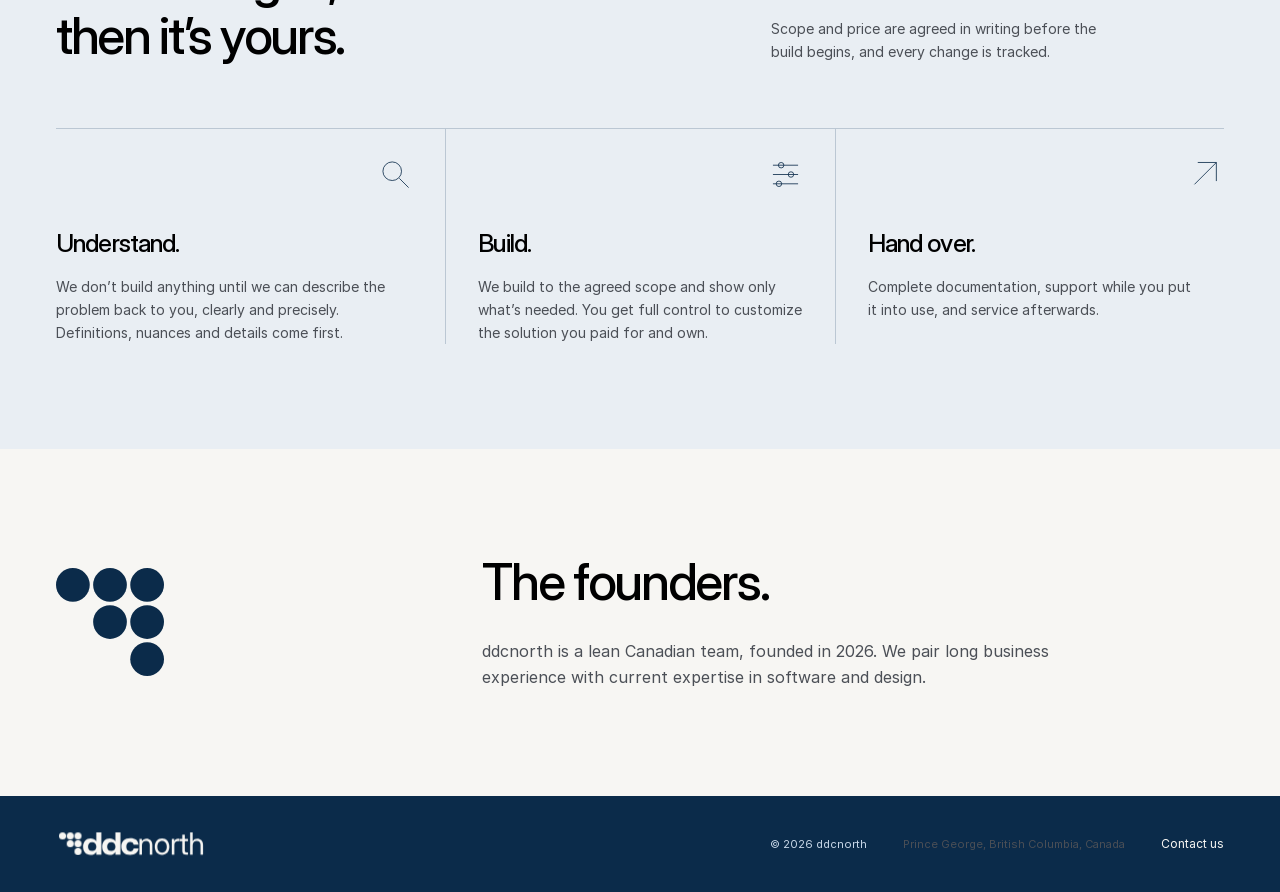
<file: services/index.html>
<!doctype html>
<html lang="en">
<head>
  <meta charset="UTF-8">
  <meta name="viewport" content="width=device-width,initial-scale=1">
  <meta name="robots" content="noindex,follow">
  <link rel="canonical" href="https://ddcnorth.com/">
  <title>ddcnorth — Continue / Continuer</title>
  <script src="../assets/section-redirect.js" data-section="services" defer></script>
</head>
<body><p>This section is now on the <a href="../#services">ddcnorth homepage</a>.</p><p lang="fr">Cette section se trouve maintenant sur la <a href="../fr/#services">page d’accueil de ddcnorth</a>.</p></body>
</html>
</file>
